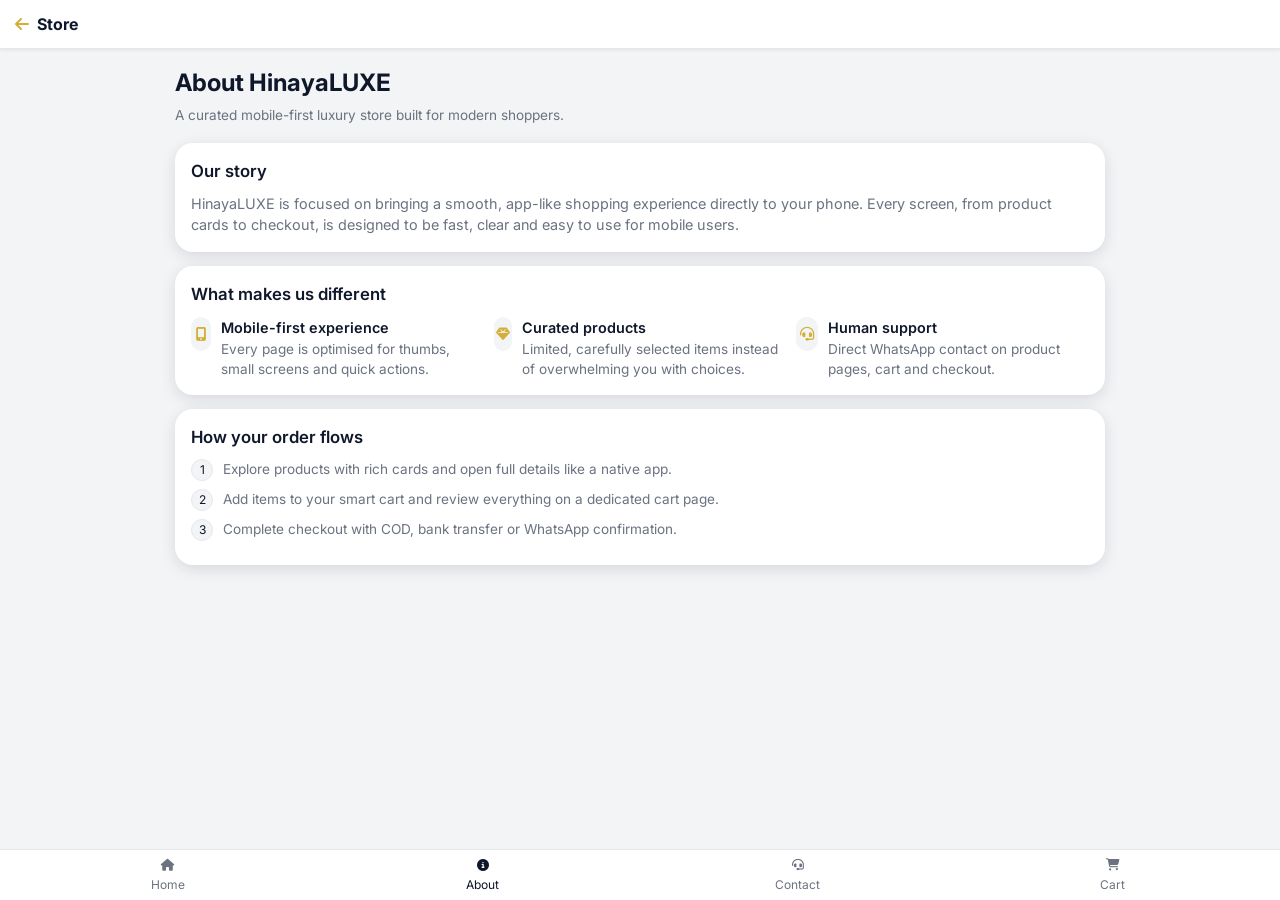
<file: about.html>
<!DOCTYPE html>
<html lang="en">
<head>
    <meta charset="UTF-8">
    <meta name="viewport" content="width=device-width, initial-scale=1">
    <title>About Us | HinayaLUXE</title>
    <link rel="manifest" href="/manifest.json">
    <meta name="theme-color" content="#000000">
    <link rel="icon" type="image/png" href="/logo.png">
    <link rel="apple-touch-icon" href="/icons/icon-512.png">
    <script src="/js/pwa-register.js" defer></script>
    <link rel="preconnect" href="https://fonts.googleapis.com">
    <link rel="preconnect" href="https://fonts.gstatic.com" crossorigin>
    <link href="https://fonts.googleapis.com/css2?family=Inter:wght@300;400;500;600;700&display=swap" rel="stylesheet">
    <link rel="stylesheet" href="https://cdnjs.cloudflare.com/ajax/libs/font-awesome/6.5.1/css/all.min.css">
    <style>
        :root {
            --color-primary: #f3f4f6;
            --color-secondary: #d4af37;
            --color-accent: #b8860b;
            --color-light: #ffffff;
            --color-dark: #0f172a;
            --color-gray: #6b7280;
            --color-card: #ffffff;
            --color-border: #e5e7eb;
            --font-body: 'Inter', sans-serif;
            --shadow-sm: 0 1px 3px rgba(15, 23, 42, 0.08);
            --shadow-md: 0 4px 15px rgba(15, 23, 42, 0.12);
            --transition: all 0.22s cubic-bezier(0.22, 0.61, 0.36, 1);
        }
        html[data-theme="dark"] {
            --color-primary: #0a0a0a;
            --color-secondary: #d4af37;
            --color-accent: #fbbf24;
            --color-light: #1a1a1a;
            --color-dark: #f9fafb;
            --color-gray: #9ca3af;
            --color-card: #111827;
            --color-border: #1f2933;
            --shadow-sm: 0 1px 3px rgba(0, 0, 0, 0.5);
            --shadow-md: 0 4px 15px rgba(0, 0, 0, 0.6);
        }
        * {
            margin: 0;
            padding: 0;
            box-sizing: border-box;
            -webkit-tap-highlight-color: transparent;
        }
        html, body {
            height: 100%;
            width: 100%;
            overflow-x: hidden;
        }
        body {
            font-family: var(--font-body);
            background: var(--color-primary);
            color: var(--color-dark);
            line-height: 1.5;
            font-size: 14px;
            -webkit-font-smoothing: antialiased;
        }
        a {
            text-decoration: none;
            color: inherit;
        }
        button {
            cursor: pointer;
            border: none;
            font-family: inherit;
            transition: var(--transition);
            font-size: inherit;
        }
        .mobile-header {
            background: rgba(255, 255, 255, 0.94);
            padding: 12px 15px;
            display: flex;
            justify-content: space-between;
            align-items: center;
            border-bottom: 1px solid var(--color-border);
            position: sticky;
            top: 0;
            z-index: 50;
            backdrop-filter: blur(14px);
            box-shadow: var(--shadow-sm);
        }
        html[data-theme="dark"] .mobile-header {
            background: rgba(15, 23, 42, 0.94);
        }
        .mobile-logo {
            display: flex;
            align-items: center;
            gap: 8px;
            font-size: 1rem;
            font-weight: 700;
        }
        .mobile-logo i {
            color: var(--color-secondary);
        }
        .mobile-header-actions {
            display: flex;
            align-items: center;
            gap: 8px;
        }
        .icon-btn {
            width: 40px;
            height: 40px;
            border-radius: 10px;
            background: var(--color-card);
            color: var(--color-dark);
            display: flex;
            align-items: center;
            justify-content: center;
            border: 1px solid var(--color-border);
            box-shadow: var(--shadow-sm);
        }
        .icon-btn:active {
            transform: scale(0.97);
            box-shadow: none;
        }
        .container {
            max-width: 960px;
            margin: 0 auto;
            padding: 16px 15px 80px;
        }
        .page-title {
            font-size: 1.5rem;
            font-weight: 700;
            margin-bottom: 4px;
        }
        .page-subtitle {
            font-size: 0.85rem;
            color: var(--color-gray);
            margin-bottom: 18px;
        }
        .card {
            background: var(--color-card);
            border-radius: 18px;
            padding: 16px;
            box-shadow: var(--shadow-md);
            margin-bottom: 14px;
        }
        .section-heading {
            font-size: 1.05rem;
            font-weight: 600;
            margin-bottom: 8px;
        }
        .text-muted {
            font-size: 0.9rem;
            color: var(--color-gray);
        }
        .values-grid {
            display: grid;
            grid-template-columns: minmax(0, 1fr);
            gap: 10px;
            margin-top: 10px;
        }
        .value-item {
            display: flex;
            gap: 10px;
        }
        .value-icon {
            width: 34px;
            height: 34px;
            border-radius: 999px;
            background: var(--color-primary);
            display: flex;
            align-items: center;
            justify-content: center;
            color: var(--color-secondary);
        }
        .value-title {
            font-size: 0.9rem;
            font-weight: 600;
        }
        .value-text {
            font-size: 0.85rem;
            color: var(--color-gray);
        }
        .timeline {
            margin-top: 8px;
        }
        .timeline-step {
            display: flex;
            align-items: flex-start;
            gap: 10px;
            margin-bottom: 8px;
        }
        .timeline-badge {
            width: 22px;
            height: 22px;
            border-radius: 999px;
            border: 1px solid var(--color-border);
            display: flex;
            align-items: center;
            justify-content: center;
            font-size: 0.75rem;
            background: var(--color-primary);
        }
        .timeline-text {
            font-size: 0.85rem;
            color: var(--color-gray);
        }
        .bottom-nav {
            position: fixed;
            bottom: 0;
            left: 0;
            right: 0;
            background: rgba(255, 255, 255, 0.97);
            border-top: 1px solid var(--color-border);
            display: grid;
            grid-template-columns: repeat(4, minmax(0, 1fr));
            padding: 6px 10px;
            z-index: 40;
            backdrop-filter: blur(14px);
        }
        html[data-theme="dark"] .bottom-nav {
            background: rgba(15, 23, 42, 0.97);
        }
        .bottom-nav a {
            text-align: center;
            font-size: 0.75rem;
            color: var(--color-gray);
        }
        .bottom-nav a span {
            display: block;
            margin-top: 2px;
        }
        .bottom-nav a.active {
            color: var(--color-dark);
        }
        @media (min-width: 768px) {
            .values-grid {
                grid-template-columns: repeat(3, minmax(0, 1fr));
            }
        }
    </style>
</head>
<body>
    <header class="mobile-header">
        <a href="store.html" class="mobile-logo">
            <i class="fas fa-arrow-left"></i>
            <span>Store</span>
        </a>
        <div class="mobile-header-actions">
        </div>
    </header>
    <main>
        <div class="container">
            <h1 class="page-title">About HinayaLUXE</h1>
            <p class="page-subtitle">A curated mobile-first luxury store built for modern shoppers.</p>
            <div class="card">
                <div class="section-heading">Our story</div>
                <p class="text-muted">
                    HinayaLUXE is focused on bringing a smooth, app-like shopping experience 
                    directly to your phone. Every screen, from product cards to checkout, is 
                    designed to be fast, clear and easy to use for mobile users.
                </p>
            </div>
            <div class="card">
                <div class="section-heading">What makes us different</div>
                <div class="values-grid">
                    <div class="value-item">
                        <div class="value-icon">
                            <i class="fas fa-mobile-alt"></i>
                        </div>
                        <div>
                            <div class="value-title">Mobile-first experience</div>
                            <div class="value-text">
                                Every page is optimised for thumbs, small screens and quick actions.
                            </div>
                        </div>
                    </div>
                    <div class="value-item">
                        <div class="value-icon">
                            <i class="fas fa-gem"></i>
                        </div>
                        <div>
                            <div class="value-title">Curated products</div>
                            <div class="value-text">
                                Limited, carefully selected items instead of overwhelming you with choices.
                            </div>
                        </div>
                    </div>
                    <div class="value-item">
                        <div class="value-icon">
                            <i class="fas fa-headset"></i>
                        </div>
                        <div>
                            <div class="value-title">Human support</div>
                            <div class="value-text">
                                Direct WhatsApp contact on product pages, cart and checkout.
                            </div>
                        </div>
                    </div>
                </div>
            </div>
            <div class="card">
                <div class="section-heading">How your order flows</div>
                <div class="timeline">
                    <div class="timeline-step">
                        <div class="timeline-badge">1</div>
                        <div class="timeline-text">
                            Explore products with rich cards and open full details like a native app.
                        </div>
                    </div>
                    <div class="timeline-step">
                        <div class="timeline-badge">2</div>
                        <div class="timeline-text">
                            Add items to your smart cart and review everything on a dedicated cart page.
                        </div>
                    </div>
                    <div class="timeline-step">
                        <div class="timeline-badge">3</div>
                        <div class="timeline-text">
                            Complete checkout with COD, bank transfer or WhatsApp confirmation.
                        </div>
                    </div>
                </div>
            </div>
        </div>
    </main>
    <nav class="bottom-nav">
        <a href="store.html">
            <i class="fas fa-home"></i>
            <span>Home</span>
        </a>
        <a href="about.html" class="active">
            <i class="fas fa-info-circle"></i>
            <span>About</span>
        </a>
        <a href="contact.html">
            <i class="fas fa-headset"></i>
            <span>Contact</span>
        </a>
        <a href="cart.html">
            <i class="fas fa-shopping-cart"></i>
            <span>Cart</span>
        </a>
    </nav>
    <script></script>
</body>
</html>
</file>
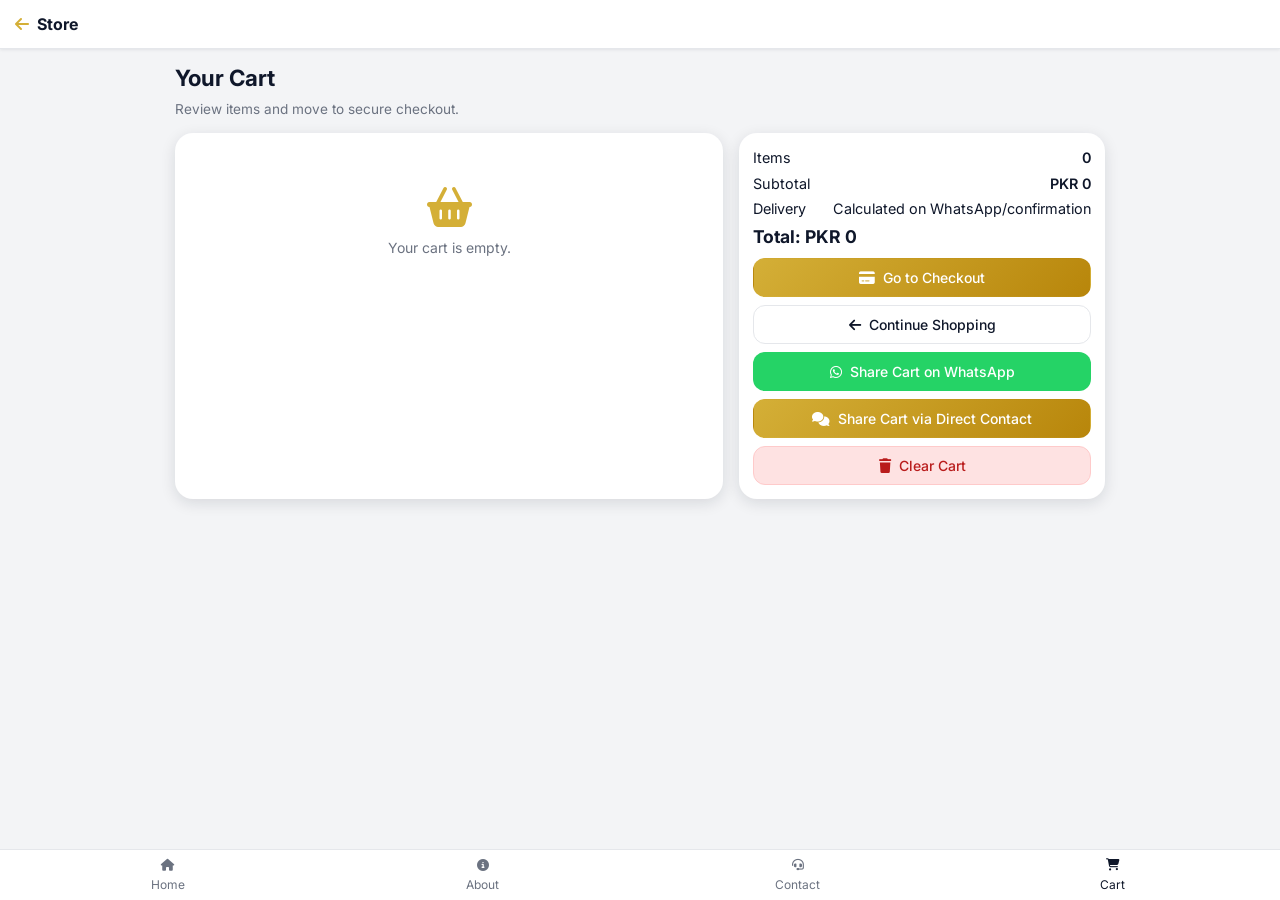
<file: cart.html>
<!DOCTYPE html>
<html lang="en">
<head>
    <meta charset="UTF-8">
    <meta name="viewport" content="width=device-width, initial-scale=1">
    <title>Cart | HinayaLUXE</title>
    <link rel="manifest" href="/manifest.json">
    <meta name="theme-color" content="#000000">
    <link rel="icon" type="image/png" href="/logo.png">
    <link rel="apple-touch-icon" href="/icons/icon-512.png">
    <script src="/js/pwa-register.js" defer></script>
    <link rel="preconnect" href="https://fonts.googleapis.com">
    <link rel="preconnect" href="https://fonts.gstatic.com" crossorigin>
    <link href="https://fonts.googleapis.com/css2?family=Inter:wght@300;400;500;600;700&display=swap" rel="stylesheet">
    <link rel="stylesheet" href="https://cdnjs.cloudflare.com/ajax/libs/font-awesome/6.5.1/css/all.min.css">
    <style>
        :root {
            --color-primary: #f3f4f6;
            --color-secondary: #d4af37;
            --color-accent: #b8860b;
            --color-light: #ffffff;
            --color-dark: #0f172a;
            --color-gray: #6b7280;
            --color-success: #22c55e;
            --color-error: #ef4444;
            --color-warning: #f59e0b;
            --color-card: #ffffff;
            --color-border: #e5e7eb;
            --font-body: 'Inter', sans-serif;
            --shadow-sm: 0 1px 3px rgba(15, 23, 42, 0.08);
            --shadow-md: 0 4px 15px rgba(15, 23, 42, 0.12);
            --shadow-lg: 0 24px 60px rgba(15, 23, 42, 0.16);
            --transition: all 0.22s cubic-bezier(0.22, 0.61, 0.36, 1);
        }
        html[data-theme="dark"] {
            --color-primary: #0a0a0a;
            --color-secondary: #d4af37;
            --color-accent: #fbbf24;
            --color-light: #1a1a1a;
            --color-dark: #f9fafb;
            --color-gray: #9ca3af;
            --color-success: #22c55e;
            --color-error: #ef4444;
            --color-warning: #f59e0b;
            --color-card: #111827;
            --color-border: #1f2933;
            --shadow-sm: 0 1px 3px rgba(0, 0, 0, 0.5);
            --shadow-md: 0 4px 15px rgba(0, 0, 0, 0.6);
            --shadow-lg: 0 24px 60px rgba(0, 0, 0, 0.7);
        }
        * {
            margin: 0;
            padding: 0;
            box-sizing: border-box;
            -webkit-tap-highlight-color: transparent;
        }
        html, body {
            height: 100%;
            width: 100%;
            overflow-x: hidden;
        }
        body {
            font-family: var(--font-body);
            background: var(--color-primary);
            color: var(--color-dark);
            line-height: 1.5;
            font-size: 14px;
            -webkit-font-smoothing: antialiased;
        }
        a {
            text-decoration: none;
            color: inherit;
        }
        button {
            cursor: pointer;
            border: none;
            font-family: inherit;
            transition: var(--transition);
            font-size: inherit;
        }
        .mobile-header {
            background: rgba(255, 255, 255, 0.94);
            padding: 12px 15px;
            display: flex;
            justify-content: space-between;
            align-items: center;
            border-bottom: 1px solid var(--color-border);
            position: sticky;
            top: 0;
            z-index: 50;
            backdrop-filter: blur(14px);
            box-shadow: var(--shadow-sm);
        }
        html[data-theme="dark"] .mobile-header {
            background: rgba(15, 23, 42, 0.94);
        }
        .mobile-logo {
            display: flex;
            align-items: center;
            gap: 8px;
            font-size: 1rem;
            font-weight: 700;
        }
        .mobile-logo i {
            color: var(--color-secondary);
        }
        .mobile-header-actions {
            display: flex;
            align-items: center;
            gap: 8px;
        }
        .icon-btn {
            width: 40px;
            height: 40px;
            border-radius: 10px;
            background: var(--color-card);
            color: var(--color-dark);
            display: flex;
            align-items: center;
            justify-content: center;
            border: 1px solid var(--color-border);
            box-shadow: var(--shadow-sm);
        }
        .icon-btn:active {
            transform: scale(0.97);
            box-shadow: none;
        }
        .container {
            max-width: 960px;
            margin: 0 auto;
            padding: 12px 15px 80px;
        }
        .page-title {
            font-size: 1.4rem;
            font-weight: 700;
            margin-bottom: 4px;
        }
        .page-subtitle {
            font-size: 0.85rem;
            color: var(--color-gray);
            margin-bottom: 14px;
        }
        .cart-layout {
            display: grid;
            grid-template-columns: minmax(0, 1.4fr);
            gap: 16px;
        }
        .card {
            background: var(--color-card);
            border-radius: 18px;
            padding: 14px;
            box-shadow: var(--shadow-md);
        }
        .cart-items {
            max-height: calc(100vh - 260px);
            overflow-y: auto;
            padding-right: 4px;
            margin-right: -4px;
        }
        .cart-item {
            display: grid;
            grid-template-columns: 72px minmax(0, 1fr);
            gap: 12px;
            margin-bottom: 12px;
        }
        .cart-item:last-child {
            margin-bottom: 0;
        }
        .cart-item-image {
            width: 72px;
            height: 72px;
            border-radius: 14px;
            overflow: hidden;
            border: 1px solid var(--color-border);
            background: #f9fafb;
        }
        .cart-item-image img {
            width: 100%;
            height: 100%;
            object-fit: cover;
        }
        .cart-item-info {
            display: flex;
            flex-direction: column;
            justify-content: space-between;
        }
        .cart-item-title {
            font-size: 0.95rem;
            font-weight: 600;
            margin-bottom: 2px;
        }
        .cart-item-meta {
            font-size: 0.8rem;
            color: var(--color-gray);
        }
        .cart-item-footer {
            display: flex;
            justify-content: space-between;
            align-items: center;
            margin-top: 6px;
        }
        .cart-item-price {
            font-size: 0.95rem;
            font-weight: 600;
        }
        .quantity-control {
            display: inline-flex;
            align-items: center;
            gap: 6px;
            background: var(--color-primary);
            border-radius: 999px;
            padding: 3px 8px;
        }
        .quantity-btn {
            width: 20px;
            height: 20px;
            border-radius: 999px;
            background: var(--color-card);
            border: 1px solid var(--color-border);
            display: flex;
            align-items: center;
            justify-content: center;
            font-size: 0.7rem;
        }
        .quantity-value {
            min-width: 18px;
            text-align: center;
            font-size: 0.8rem;
        }
        .remove-btn {
            font-size: 0.75rem;
            color: var(--color-gray);
            text-decoration: underline;
            background: none;
            border: none;
            margin-left: 8px;
        }
        .summary-row {
            display: flex;
            justify-content: space-between;
            font-size: 0.9rem;
            margin-bottom: 4px;
        }
        .summary-row strong {
            font-weight: 600;
        }
        .summary-total {
            font-size: 1.1rem;
            font-weight: 700;
            margin-top: 4px;
        }
        .btn {
            padding: 10px 14px;
            border-radius: 12px;
            background: var(--color-card);
            color: var(--color-dark);
            border: 1px solid var(--color-border);
            display: inline-flex;
            align-items: center;
            justify-content: center;
            gap: 8px;
            font-weight: 500;
            width: 100%;
            margin-top: 8px;
        }
        .btn-primary {
            background: linear-gradient(135deg, #d4af37, #b8860b);
            color: white;
            border-color: transparent;
        }
        .btn-primary:active {
            transform: scale(0.98);
            box-shadow: none;
        }
        .btn-outline {
            background: transparent;
        }
        .btn-whatsapp {
            background: #25D366;
            color: white;
            border-color: transparent;
        }
        .btn-whatsapp:active {
            background: #128C7E;
        }
        .btn-direct-contact {
            background: linear-gradient(135deg, #d4af37, #b8860b);
            color: white;
            border-color: transparent;
        }
        .btn-direct-contact:active {
            opacity: 0.95;
        }
        .btn-danger {
            background: #fee2e2;
            color: #b91c1c;
            border-color: #fecaca;
        }
        .toast {
            position: fixed;
            bottom: 80px;
            left: 50%;
            transform: translateX(-50%);
            background: var(--color-dark);
            color: #fff;
            padding: 10px 14px;
            border-radius: 999px;
            font-size: 0.85rem;
            display: flex;
            align-items: center;
            gap: 8px;
            box-shadow: var(--shadow-md);
            opacity: 0;
            pointer-events: none;
            transition: opacity 0.2s ease, transform 0.2s ease;
            z-index: 100;
        }
        .toast.show {
            opacity: 1;
            transform: translateX(-50%) translateY(-4px);
        }
        .toast-success {
            background: #16a34a;
        }
        .toast-error {
            background: #dc2626;
        }
        .empty-state {
            text-align: center;
            padding: 40px 20px;
            color: var(--color-gray);
        }
        .empty-state i {
            font-size: 2.5rem;
            margin-bottom: 10px;
            color: var(--color-secondary);
        }
        .bottom-nav {
            position: fixed;
            bottom: 0;
            left: 0;
            right: 0;
            background: rgba(255, 255, 255, 0.97);
            border-top: 1px solid var(--color-border);
            display: grid;
            grid-template-columns: repeat(4, minmax(0, 1fr));
            padding: 6px 10px;
            z-index: 40;
            backdrop-filter: blur(14px);
        }
        html[data-theme="dark"] .bottom-nav {
            background: rgba(15, 23, 42, 0.97);
        }
        .bottom-nav a {
            text-align: center;
            font-size: 0.75rem;
            color: var(--color-gray);
        }
        .bottom-nav a span {
            display: block;
            margin-top: 2px;
        }
        .bottom-nav a.active {
            color: var(--color-dark);
        }
        @media (min-width: 768px) {
            .cart-layout {
                grid-template-columns: minmax(0, 1.5fr) minmax(0, 1fr);
            }
        }
    </style>
</head>
<body>
    <header class="mobile-header">
        <a href="store.html" class="mobile-logo">
            <i class="fas fa-arrow-left"></i>
            <span>Store</span>
        </a>
        <div class="mobile-header-actions">
        </div>
    </header>
    <main>
        <div class="container">
            <h1 class="page-title">Your Cart</h1>
            <p class="page-subtitle">Review items and move to secure checkout.</p>
            <div class="cart-layout">
                <div class="card">
                    <div id="cartItems" class="cart-items"></div>
                </div>
                <div class="card">
                    <div class="summary-row">
                        <span>Items</span>
                        <strong id="summaryItems">0</strong>
                    </div>
                    <div class="summary-row">
                        <span>Subtotal</span>
                        <strong id="summarySubtotal">PKR 0</strong>
                    </div>
                    <div class="summary-row">
                        <span>Delivery</span>
                        <span>Calculated on WhatsApp/confirmation</span>
                    </div>
                    <div class="summary-total">
                        Total: <span id="summaryTotal">PKR 0</span>
                    </div>
                    <button class="btn btn-primary" id="checkoutBtn">
                        <i class="fas fa-credit-card"></i>
                        Go to Checkout
                    </button>
                    <button class="btn btn-outline" id="continueBtn">
                        <i class="fas fa-arrow-left"></i>
                        Continue Shopping
                    </button>
                    <button class="btn btn-whatsapp" id="whatsAppBtn">
                        <i class="fab fa-whatsapp"></i>
                        Share Cart on WhatsApp
                    </button>
                    <button class="btn btn-direct-contact" id="shareCartDirectBtn">
                        <i class="fas fa-comments"></i>
                        Share Cart via Direct Contact
                    </button>
                    <button class="btn btn-danger" id="clearCartBtn">
                        <i class="fas fa-trash"></i>
                        Clear Cart
                    </button>
                </div>
            </div>
        </div>
    </main>
    <nav class="bottom-nav">
        <a href="store.html">
            <i class="fas fa-home"></i>
            <span>Home</span>
        </a>
        <a href="about.html">
            <i class="fas fa-info-circle"></i>
            <span>About</span>
        </a>
        <a href="contact.html">
            <i class="fas fa-headset"></i>
            <span>Contact</span>
        </a>
        <a href="cart.html" class="active">
            <i class="fas fa-shopping-cart"></i>
            <span>Cart</span>
        </a>
    </nav>
    <div id="toast" class="toast">
        <i class="fas fa-check-circle"></i>
        <span id="toastMessage"></span>
    </div>
    <script>
        const toast = document.getElementById('toast');
        const toastMessage = document.getElementById('toastMessage');
        let toastTimeout;

        function showToast(message, type) {
            toastMessage.textContent = message;
            toast.className = 'toast show';
            if (type === 'success') {
                toast.classList.add('toast-success');
            }
            if (type === 'error') {
                toast.classList.add('toast-error');
            }
            clearTimeout(toastTimeout);
            toastTimeout = setTimeout(() => {
                toast.className = 'toast';
            }, 2200);
        }

        function getPlaceholderImage() {
            return "https://images.pexels.com/photos/994605/pexels-photo-994605.jpeg?auto=compress&cs=tinysrgb&w=800";
        }

        function getSafeImageUrl(image) {
            if (!image) return getPlaceholderImage();
            if (typeof image === 'string' && image.startsWith('data:image')) {
                return image;
            }
            return image;
        }

        function loadCart() {
            const cart = JSON.parse(localStorage.getItem('hinayaluxe_cart')) || [];
            const cartItems = document.getElementById('cartItems');

            if (cart.length === 0) {
                cartItems.innerHTML = `
                    <div class="empty-state">
                        <i class="fas fa-shopping-basket"></i>
                        <p>Your cart is empty.</p>
                    </div>
                `;
            } else {
                cartItems.innerHTML = cart.map(item => `
                    <div class="cart-item">
                        <div class="cart-item-image">
                            <img src="${getSafeImageUrl(item.image)}" alt="${item.title}">
                        </div>
                        <div class="cart-item-info">
                            <div>
                                <div class="cart-item-title">${item.title}</div>
                                <div class="cart-item-meta">PKR ${Number(item.price || 0).toLocaleString()}</div>
                            </div>
                            <div class="cart-item-footer">
                                <div class="cart-item-price">
                                    PKR ${(Number(item.price || 0) * item.quantity).toLocaleString()}
                                </div>
                                <div>
                                    <div class="quantity-control">
                                        <button class="quantity-btn" onclick="updateCartQuantity('${item.id}', -1)">-</button>
                                        <span class="quantity-value">${item.quantity}</span>
                                        <button class="quantity-btn" onclick="updateCartQuantity('${item.id}', 1)">+</button>
                                    </div>
                                    <button class="remove-btn" onclick="removeFromCart('${item.id}')">Remove</button>
                                </div>
                            </div>
                        </div>
                    </div>
                `).join('');
            }

            updateSummary(cart);
        }

        function updateSummary(cart) {
            const items = cart || JSON.parse(localStorage.getItem('hinayaluxe_cart')) || [];
            const summaryItems = document.getElementById('summaryItems');
            const summarySubtotal = document.getElementById('summarySubtotal');
            const summaryTotal = document.getElementById('summaryTotal');

            const itemsCount = items.reduce((sum, item) => sum + item.quantity, 0);
            const total = items.reduce((sum, item) => sum + (Number(item.price || 0) * item.quantity), 0);

            summaryItems.textContent = itemsCount;
            summarySubtotal.textContent = `PKR ${total.toLocaleString()}`;
            summaryTotal.textContent = `PKR ${total.toLocaleString()}`;
        }

        function updateCartQuantity(id, change) {
            let cart = JSON.parse(localStorage.getItem('hinayaluxe_cart')) || [];
            const item = cart.find(i => i.id === id);
            if (!item) return;
            const newQuantity = item.quantity + change;
            if (newQuantity < 1) {
                cart = cart.filter(i => i.id !== id);
            } else {
                if (item.stock && newQuantity > item.stock) {
                    showToast('Cannot add more than available stock', 'error');
                    return;
                }
                item.quantity = newQuantity;
            }
            localStorage.setItem('hinayaluxe_cart', JSON.stringify(cart));
            loadCart();
            showToast('Cart updated', 'success');
        }

        function removeFromCart(id) {
            let cart = JSON.parse(localStorage.getItem('hinayaluxe_cart')) || [];
            cart = cart.filter(i => i.id !== id);
            localStorage.setItem('hinayaluxe_cart', JSON.stringify(cart));
            loadCart();
            showToast('Removed from cart', 'success');
        }

        function clearCart() {
            localStorage.removeItem('hinayaluxe_cart');
            loadCart();
            showToast('Cart cleared', 'success');
        }

        function shareCartViaDirectContact() {
            const cart = JSON.parse(localStorage.getItem('hinayaluxe_cart')) || [];
            if (cart.length === 0) {
                showToast('Your cart is empty', 'error');
                return;
            }
            let message = '🛒 CART SHARE REQUEST\n\n';
            cart.forEach(item => {
                const lineTotal = Number(item.price || 0) * item.quantity;
                message += `• ${item.title} x${item.quantity} - PKR ${lineTotal.toLocaleString()}\n`;
            });
            const total = cart.reduce((sum, item) => sum + (Number(item.price || 0) * item.quantity), 0);
            message += `\nTotal: PKR ${total.toLocaleString()}\n\nPlease confirm availability and delivery options.`;
            localStorage.setItem('hinayaluxe_pending_share_cart', message);
            window.location.href = 'direct-contact.html?shareCart=1';
        }

        function openWhatsApp() {
            const cart = JSON.parse(localStorage.getItem('hinayaluxe_cart')) || [];
            if (cart.length === 0) {
                showToast('Your cart is empty', 'error');
                return;
            }
            let message = 'Hi, I want to confirm my order on HinayaLUXE:%0A%0A';
            let total = 0;
            cart.forEach(item => {
                const lineTotal = Number(item.price || 0) * item.quantity;
                total += lineTotal;
                message += `${item.title} x${item.quantity} - PKR ${lineTotal.toLocaleString()}%0A`;
            });
            message += `%0ATotal: PKR ${total.toLocaleString()}%0A%0APlease confirm availability and delivery options.`;
            window.open(`https://wa.me/923344148636?text=${message}`, '_blank');
        }

        document.addEventListener('DOMContentLoaded', () => {
            const checkoutBtn = document.getElementById('checkoutBtn');
            const continueBtn = document.getElementById('continueBtn');
            const clearCartBtn = document.getElementById('clearCartBtn');
            const whatsAppBtn = document.getElementById('whatsAppBtn');

            if (checkoutBtn) {
                checkoutBtn.addEventListener('click', () => {
                    const cart = JSON.parse(localStorage.getItem('hinayaluxe_cart')) || [];
                    if (cart.length === 0) {
                        showToast('Your cart is empty', 'error');
                        return;
                    }
                    window.location.href = 'checkout.html';
                });
            }

            if (continueBtn) {
                continueBtn.addEventListener('click', () => {
                    window.location.href = 'store.html';
                });
            }

            if (clearCartBtn) {
                clearCartBtn.addEventListener('click', clearCart);
            }

            if (whatsAppBtn) {
                whatsAppBtn.addEventListener('click', openWhatsApp);
            }
            const shareCartDirectBtn = document.getElementById('shareCartDirectBtn');
            if (shareCartDirectBtn) {
                shareCartDirectBtn.addEventListener('click', shareCartViaDirectContact);
            }

            loadCart();
        });
    </script>
</body>
</html>
</file>
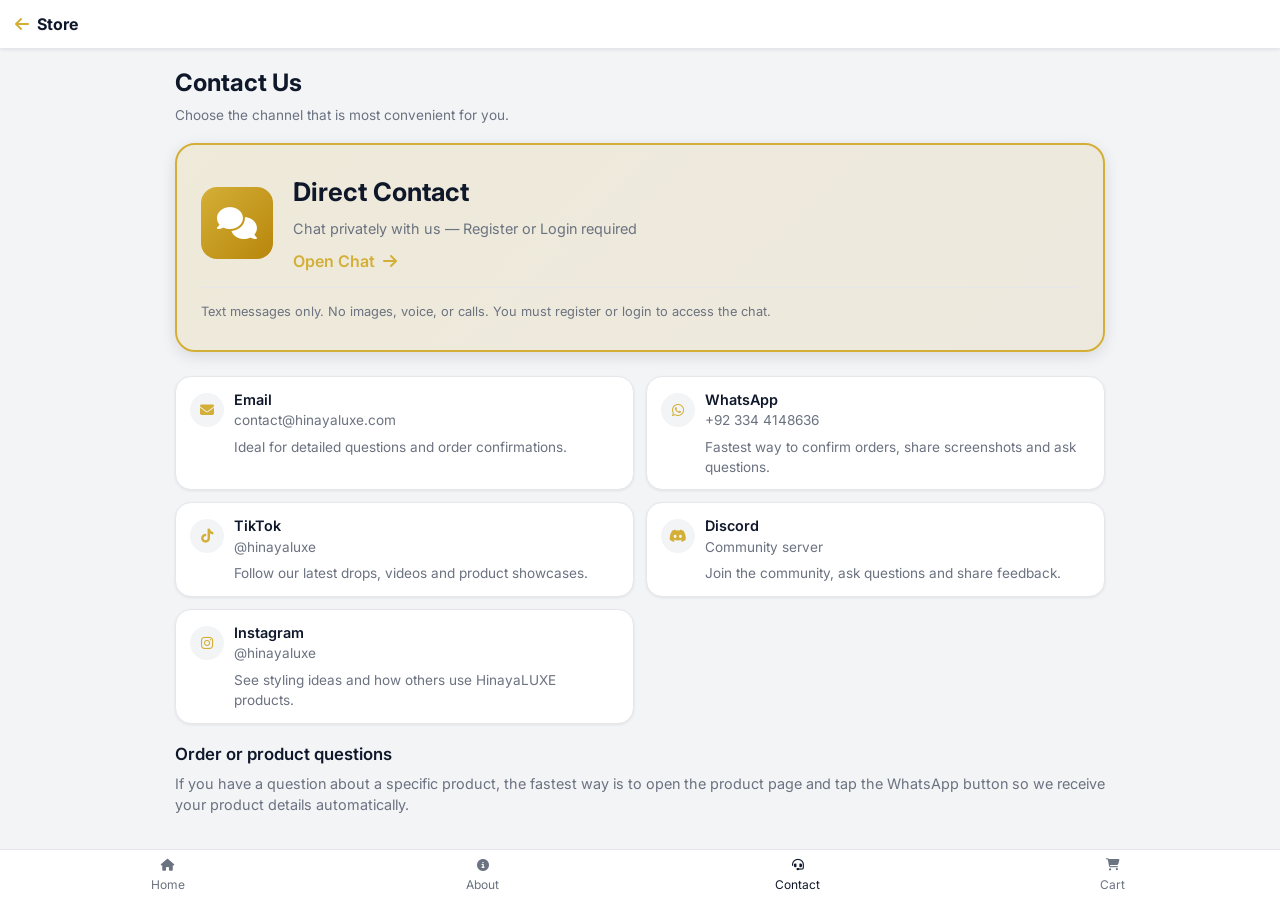
<file: contact.html>
<!DOCTYPE html>
<html lang="en">
<head>
    <meta charset="UTF-8">
    <meta name="viewport" content="width=device-width, initial-scale=1">
    <title>Contact Us | HinayaLUXE</title>
    <link rel="manifest" href="/manifest.json">
    <meta name="theme-color" content="#000000">
    <link rel="icon" type="image/png" href="/logo.png">
    <link rel="apple-touch-icon" href="/icons/icon-512.png">
    <script src="/js/pwa-register.js" defer></script>
    <link rel="preconnect" href="https://fonts.googleapis.com">
    <link rel="preconnect" href="https://fonts.gstatic.com" crossorigin>
    <link href="https://fonts.googleapis.com/css2?family=Inter:wght@300;400;500;600;700&display=swap" rel="stylesheet">
    <link rel="stylesheet" href="https://cdnjs.cloudflare.com/ajax/libs/font-awesome/6.5.1/css/all.min.css">
    <style>
        :root {
            --color-primary: #f3f4f6;
            --color-secondary: #d4af37;
            --color-accent: #b8860b;
            --color-light: #ffffff;
            --color-dark: #0f172a;
            --color-gray: #6b7280;
            --color-card: #ffffff;
            --color-border: #e5e7eb;
            --font-body: 'Inter', sans-serif;
            --shadow-sm: 0 1px 3px rgba(15, 23, 42, 0.08);
            --shadow-md: 0 4px 15px rgba(15, 23, 42, 0.12);
            --transition: all 0.22s cubic-bezier(0.22, 0.61, 0.36, 1);
        }
        html[data-theme="dark"] {
            --color-primary: #0a0a0a;
            --color-secondary: #d4af37;
            --color-accent: #fbbf24;
            --color-light: #1a1a1a;
            --color-dark: #f9fafb;
            --color-gray: #9ca3af;
            --color-card: #111827;
            --color-border: #1f2933;
            --shadow-sm: 0 1px 3px rgba(0, 0, 0, 0.5);
            --shadow-md: 0 4px 15px rgba(0, 0, 0, 0.6);
        }
        * {
            margin: 0;
            padding: 0;
            box-sizing: border-box;
            -webkit-tap-highlight-color: transparent;
        }
        html, body {
            height: 100%;
            width: 100%;
            overflow-x: hidden;
        }
        body {
            font-family: var(--font-body);
            background: var(--color-primary);
            color: var(--color-dark);
            line-height: 1.5;
            font-size: 14px;
            -webkit-font-smoothing: antialiased;
        }
        a {
            text-decoration: none;
            color: inherit;
        }
        button {
            cursor: pointer;
            border: none;
            font-family: inherit;
            transition: var(--transition);
            font-size: inherit;
        }
        .mobile-header {
            background: rgba(255, 255, 255, 0.94);
            padding: 12px 15px;
            display: flex;
            justify-content: space-between;
            align-items: center;
            border-bottom: 1px solid var(--color-border);
            position: sticky;
            top: 0;
            z-index: 50;
            backdrop-filter: blur(14px);
            box-shadow: var(--shadow-sm);
        }
        html[data-theme="dark"] .mobile-header {
            background: rgba(15, 23, 42, 0.94);
        }
        .mobile-logo {
            display: flex;
            align-items: center;
            gap: 8px;
            font-size: 1rem;
            font-weight: 700;
        }
        .mobile-logo i {
            color: var(--color-secondary);
        }
        .mobile-header-actions {
            display: flex;
            align-items: center;
            gap: 8px;
        }
        .icon-btn {
            width: 40px;
            height: 40px;
            border-radius: 10px;
            background: var(--color-card);
            color: var(--color-dark);
            display: flex;
            align-items: center;
            justify-content: center;
            border: 1px solid var(--color-border);
            box-shadow: var(--shadow-sm);
        }
        .icon-btn:active {
            transform: scale(0.97);
            box-shadow: none;
        }
        .container {
            max-width: 960px;
            margin: 0 auto;
            padding: 16px 15px 80px;
        }
        .page-title {
            font-size: 1.5rem;
            font-weight: 700;
            margin-bottom: 4px;
        }
        .page-subtitle {
            font-size: 0.85rem;
            color: var(--color-gray);
            margin-bottom: 18px;
        }
        .contact-grid {
            display: grid;
            grid-template-columns: minmax(0, 1fr);
            gap: 12px;
        }
        .contact-card {
            display: flex;
            flex-direction: column;
            gap: 6px;
            padding: 12px 14px;
            border-radius: 16px;
            background: var(--color-card);
            border: 1px solid var(--color-border);
            box-shadow: var(--shadow-sm);
        }
        .contact-header {
            display: flex;
            align-items: center;
            gap: 10px;
        }
        .contact-icon {
            width: 34px;
            height: 34px;
            border-radius: 999px;
            display: flex;
            align-items: center;
            justify-content: center;
            background: var(--color-primary);
            color: var(--color-secondary);
        }
        .contact-title {
            font-size: 0.9rem;
            font-weight: 600;
        }
        .contact-handle {
            font-size: 0.85rem;
            color: var(--color-gray);
        }
        .contact-body {
            font-size: 0.85rem;
            color: var(--color-gray);
            margin-left: 44px;
        }
        .contact-card:hover {
            transform: translateY(-1px);
            box-shadow: var(--shadow-md);
        }
        .quick-help {
            margin-top: 18px;
        }
        .quick-help h2 {
            font-size: 1.05rem;
            font-weight: 600;
            margin-bottom: 6px;
        }
        .quick-help p {
            font-size: 0.9rem;
            color: var(--color-gray);
        }
        .bottom-nav {
            position: fixed;
            bottom: 0;
            left: 0;
            right: 0;
            background: rgba(255, 255, 255, 0.97);
            border-top: 1px solid var(--color-border);
            display: grid;
            grid-template-columns: repeat(4, minmax(0, 1fr));
            padding: 6px 10px;
            z-index: 40;
            backdrop-filter: blur(14px);
        }
        html[data-theme="dark"] .bottom-nav {
            background: rgba(15, 23, 42, 0.97);
        }
        .bottom-nav a {
            text-align: center;
            font-size: 0.75rem;
            color: var(--color-gray);
        }
        .bottom-nav a span {
            display: block;
            margin-top: 2px;
        }
        .bottom-nav a.active {
            color: var(--color-dark);
        }
        .direct-contact-hero {
            display: block;
            background: linear-gradient(135deg, rgba(212, 175, 55, 0.15), rgba(184, 134, 11, 0.1));
            border: 2px solid var(--color-secondary);
            border-radius: 20px;
            padding: 24px 20px;
            margin-bottom: 24px;
            box-shadow: var(--shadow-md);
            transition: var(--transition);
        }
        .direct-contact-hero:hover {
            transform: translateY(-2px);
            box-shadow: var(--shadow-lg);
            border-color: var(--color-accent);
        }
        .direct-contact-hero-inner {
            display: flex;
            align-items: center;
            gap: 20px;
        }
        .direct-contact-hero-icon {
            width: 64px;
            height: 64px;
            min-width: 64px;
            background: linear-gradient(135deg, var(--color-secondary), var(--color-accent));
            color: white;
            border-radius: 16px;
            display: flex;
            align-items: center;
            justify-content: center;
            font-size: 1.8rem;
        }
        .direct-contact-hero-content {
            flex: 1;
        }
        .direct-contact-hero-content h2 {
            font-size: 1.4rem;
            font-weight: 700;
            margin-bottom: 6px;
        }
        .direct-contact-hero-content p {
            font-size: 0.9rem;
            color: var(--color-gray);
            margin-bottom: 10px;
        }
        .direct-contact-cta {
            display: inline-flex;
            align-items: center;
            gap: 8px;
            font-weight: 600;
            color: var(--color-secondary);
            font-size: 1rem;
        }
        .direct-contact-note {
            font-size: 0.8rem;
            color: var(--color-gray);
            margin-top: 14px;
            padding-top: 14px;
            border-top: 1px solid var(--color-border);
        }
        @media (min-width: 768px) {
            .contact-grid {
                grid-template-columns: repeat(2, minmax(0, 1fr));
            }
            .direct-contact-hero {
                padding: 28px 24px;
            }
            .direct-contact-hero-icon {
                width: 72px;
                height: 72px;
                min-width: 72px;
                font-size: 2rem;
            }
            .direct-contact-hero-content h2 {
                font-size: 1.6rem;
            }
        }
    </style>
</head>
<body>
    <header class="mobile-header">
        <a href="store.html" class="mobile-logo">
            <i class="fas fa-arrow-left"></i>
            <span>Store</span>
        </a>
        <div class="mobile-header-actions">
        </div>
    </header>
    <main>
        <div class="container">
            <h1 class="page-title">Contact Us</h1>
            <p class="page-subtitle">Choose the channel that is most convenient for you.</p>

            <!-- BIG Direct Contact - Primary CTA -->
            <a class="direct-contact-hero" href="direct-contact.html">
                <div class="direct-contact-hero-inner">
                    <div class="direct-contact-hero-icon">
                        <i class="fas fa-comments"></i>
                    </div>
                    <div class="direct-contact-hero-content">
                        <h2>Direct Contact</h2>
                        <p>Chat privately with us — Register or Login required</p>
                        <span class="direct-contact-cta">Open Chat <i class="fas fa-arrow-right"></i></span>
                    </div>
                </div>
                <p class="direct-contact-note">Text messages only. No images, voice, or calls. You must register or login to access the chat.</p>
            </a>

            <div class="contact-grid">
                <a class="contact-card" href="mailto:contact@hinayaluxe.com">
                    <div class="contact-header">
                        <div class="contact-icon">
                            <i class="fas fa-envelope"></i>
                        </div>
                        <div>
                            <div class="contact-title">Email</div>
                            <div class="contact-handle">contact@hinayaluxe.com</div>
                        </div>
                    </div>
                    <div class="contact-body">
                        Ideal for detailed questions and order confirmations.
                    </div>
                </a>
                <a class="contact-card" href="https://wa.me/923344148636" target="_blank">
                    <div class="contact-header">
                        <div class="contact-icon">
                            <i class="fab fa-whatsapp"></i>
                        </div>
                        <div>
                            <div class="contact-title">WhatsApp</div>
                            <div class="contact-handle">+92 334 4148636</div>
                        </div>
                    </div>
                    <div class="contact-body">
                        Fastest way to confirm orders, share screenshots and ask questions.
                    </div>
                </a>
                <a class="contact-card" href="#" target="_blank">
                    <div class="contact-header">
                        <div class="contact-icon">
                            <i class="fab fa-tiktok"></i>
                        </div>
                        <div>
                            <div class="contact-title">TikTok</div>
                            <div class="contact-handle">@hinayaluxe</div>
                        </div>
                    </div>
                    <div class="contact-body">
                        Follow our latest drops, videos and product showcases.
                    </div>
                </a>
                <a class="contact-card" href="#" target="_blank">
                    <div class="contact-header">
                        <div class="contact-icon">
                            <i class="fab fa-discord"></i>
                        </div>
                        <div>
                            <div class="contact-title">Discord</div>
                            <div class="contact-handle">Community server</div>
                        </div>
                    </div>
                    <div class="contact-body">
                        Join the community, ask questions and share feedback.
                    </div>
                </a>
                <a class="contact-card" href="#" target="_blank">
                    <div class="contact-header">
                        <div class="contact-icon">
                            <i class="fab fa-instagram"></i>
                        </div>
                        <div>
                            <div class="contact-title">Instagram</div>
                            <div class="contact-handle">@hinayaluxe</div>
                        </div>
                    </div>
                    <div class="contact-body">
                        See styling ideas and how others use HinayaLUXE products.
                    </div>
                </a>
            </div>
            <div class="quick-help">
                <h2>Order or product questions</h2>
                <p>
                    If you have a question about a specific product, the fastest way is to 
                    open the product page and tap the WhatsApp button so we receive your 
                    product details automatically.
                </p>
            </div>
        </div>
    </main>
    <nav class="bottom-nav">
        <a href="store.html">
            <i class="fas fa-home"></i>
            <span>Home</span>
        </a>
        <a href="about.html">
            <i class="fas fa-info-circle"></i>
            <span>About</span>
        </a>
        <a href="contact.html" class="active">
            <i class="fas fa-headset"></i>
            <span>Contact</span>
        </a>
        <a href="cart.html">
            <i class="fas fa-shopping-cart"></i>
            <span>Cart</span>
        </a>
    </nav>
    <script></script>
</body>
</html>
</file>
